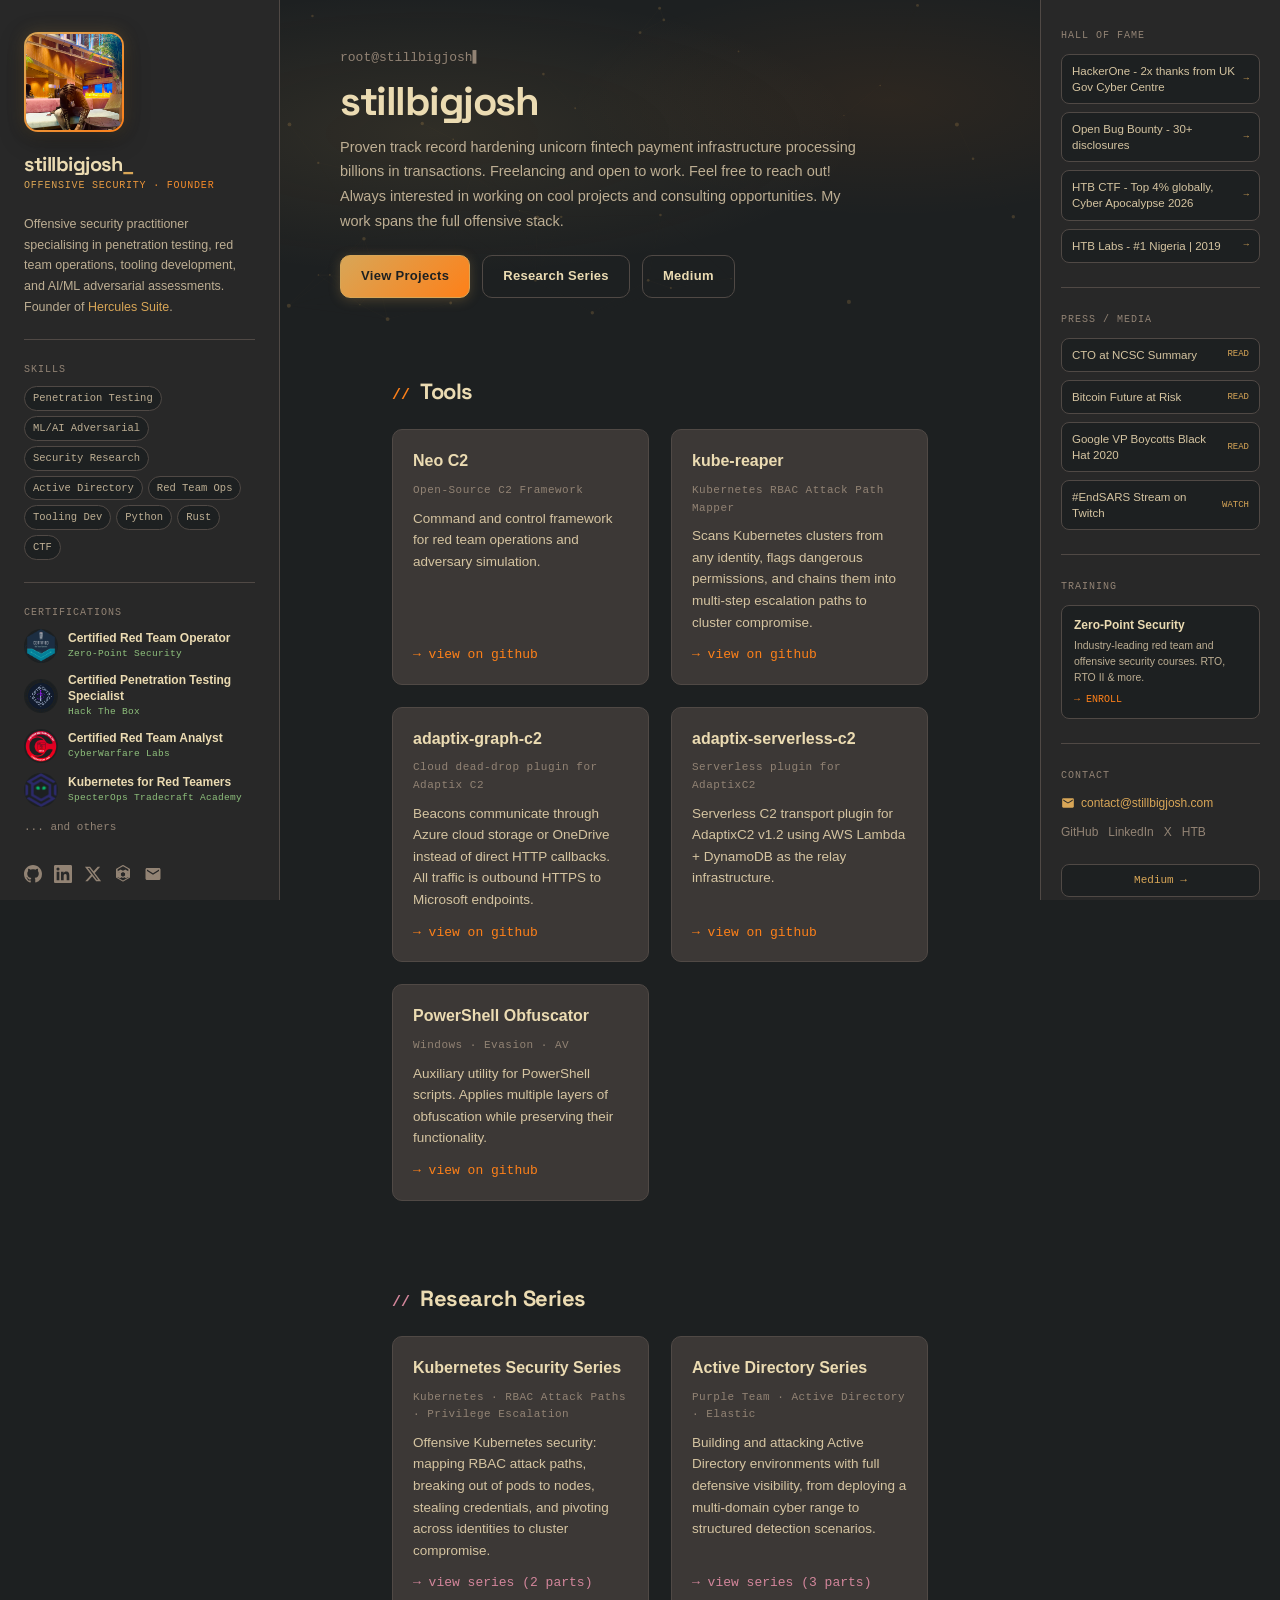
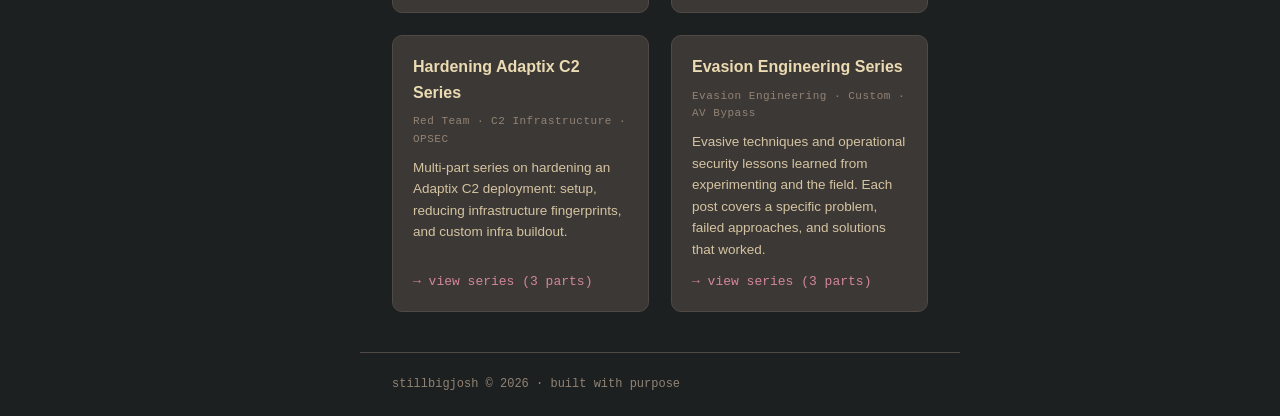
<file: index.html>
<!DOCTYPE html>
<html lang="en">
<head>
  <meta charset="UTF-8">
  <meta name="viewport" content="width=device-width, initial-scale=1.0">
  <meta name="description" content="stillbigjosh — Offensive Security Practitioner, Penetration Tester, Founder of Hercules Suite">
  <title>stillbigjosh</title>
  <link rel="icon" type="image/svg+xml" href="image/favicon.svg">
  <link rel="preconnect" href="https://fonts.googleapis.com">
  <link rel="preconnect" href="https://fonts.gstatic.com" crossorigin>
  <link href="https://fonts.googleapis.com/css2?family=Space+Grotesk:wght@400;500;600;700&display=swap" rel="stylesheet">
  <link rel="stylesheet" href="style.css">
</head>
<body>

  <button class="sb-toggle" id="sb-toggle" aria-label="Toggle sidebar">&#9776;</button>
  <button class="sr-toggle" id="sr-toggle" aria-label="Toggle right sidebar">&#9881;</button>
  <div class="sb-overlay" id="sb-overlay"></div>

  <div class="app-layout">

    <aside class="sidebar" id="sidebar">

      <div class="sb-photo">
        <img src="image/IMG_7853.jpg" alt="stillbigjosh">
      </div>

      <div>
        <p class="sb-name">stillbigjosh<span class="dot">_</span></p>
        <p class="sb-subtitle">OFFENSIVE SECURITY &middot; FOUNDER</p>
      </div>

      <p class="sb-bio">
        Offensive security practitioner specialising in penetration testing, red team operations, tooling development, and AI/ML adversarial assessments.
        Founder of <a href="https://herculessuite.io" target="_blank" rel="noopener noreferrer">Hercules Suite</a>.
      </p>

      <hr class="sb-divider">

      <div>
        <p class="sb-label">Skills</p>
        <div class="sb-tags">
          <span class="sb-tag">Penetration Testing</span>
          <span class="sb-tag">ML/AI Adversarial</span>
          <span class="sb-tag">Security Research</span>
          <span class="sb-tag">Active Directory</span>
          <span class="sb-tag">Red Team Ops</span>
          <span class="sb-tag">Tooling Dev</span>
          <span class="sb-tag">Python</span>
          <span class="sb-tag">Rust</span>
          <span class="sb-tag">CTF</span>
        </div>
      </div>

      <hr class="sb-divider">

      <div>
        <p class="sb-label">Certifications</p>
        <div class="sb-cert-list">
          <div class="sb-cert">
            <div class="sb-cert-badge"><img src="image/crto-badge.png" alt="CRTO"></div>
            <div>
              <p class="sb-cert-name">Certified Red Team Operator</p>
              <p class="sb-cert-issuer">Zero-Point Security</p>
            </div>
          </div>
          <div class="sb-cert">
            <div class="sb-cert-badge"><img src="image/cpts-badge.png" alt="CPTS"></div>
            <div>
              <p class="sb-cert-name">Certified Penetration Testing Specialist</p>
              <p class="sb-cert-issuer">Hack The Box</p>
            </div>
          </div>
          <div class="sb-cert">
            <div class="sb-cert-badge"><img src="image/crta-badge.png" alt="CRTA"></div>
            <div>
              <p class="sb-cert-name">Certified Red Team Analyst</p>
              <p class="sb-cert-issuer">CyberWarfare Labs</p>
            </div>
          </div>
          <div class="sb-cert">
            <div class="sb-cert-badge"><img src="image/krt-badge.png" alt="KRT"></div>
            <div>
              <p class="sb-cert-name">Kubernetes for Red Teamers</p>
              <p class="sb-cert-issuer">SpecterOps Tradecraft Academy</p>
            </div>
          </div>
          <p class="sb-cert-more">... and others</p>
        </div>
      </div>

      <div class="sb-social">
        <a href="https://github.com/stillbigjosh" target="_blank" rel="noopener" aria-label="GitHub"><svg width="18" height="18" viewBox="0 0 24 24" fill="currentColor"><path d="M12 0C5.37 0 0 5.37 0 12c0 5.31 3.435 9.795 8.205 11.385.6.105.825-.255.825-.57 0-.285-.015-1.23-.015-2.235-3.015.555-3.795-.735-4.035-1.41-.135-.345-.72-1.41-1.23-1.695-.42-.225-1.02-.78-.015-.795.945-.015 1.62.87 1.845 1.23 1.08 1.815 2.805 1.305 3.495.99.105-.78.42-1.305.765-1.605-2.67-.3-5.46-1.335-5.46-5.925 0-1.305.465-2.385 1.23-3.225-.12-.3-.54-1.53.12-3.18 0 0 1.005-.315 3.3 1.23.96-.27 1.98-.405 3-.405s2.04.135 3 .405c2.295-1.56 3.3-1.23 3.3-1.23.66 1.65.24 2.88.12 3.18.765.84 1.23 1.905 1.23 3.225 0 4.605-2.805 5.625-5.475 5.925.435.375.81 1.095.81 2.22 0 1.605-.015 2.895-.015 3.3 0 .315.225.69.825.57A12.02 12.02 0 0024 12c0-6.63-5.37-12-12-12z"/></svg></a>
        <a href="https://www.linkedin.com/in/stillbigjosh/" target="_blank" rel="noopener" aria-label="LinkedIn"><svg width="18" height="18" viewBox="0 0 24 24" fill="currentColor"><path d="M20.447 20.452h-3.554v-5.569c0-1.328-.027-3.037-1.852-3.037-1.853 0-2.136 1.445-2.136 2.939v5.667H9.351V9h3.414v1.561h.046c.477-.9 1.637-1.85 3.37-1.85 3.601 0 4.267 2.37 4.267 5.455v6.286zM5.337 7.433a2.062 2.062 0 01-2.063-2.065 2.064 2.064 0 112.063 2.065zm1.782 13.019H3.555V9h3.564v11.452zM22.225 0H1.771C.792 0 0 .774 0 1.729v20.542C0 23.227.792 24 1.771 24h20.451C23.2 24 24 23.227 24 22.271V1.729C24 .774 23.2 0 22.222 0h.003z"/></svg></a>
        <a href="https://x.com/stillbigjosh" target="_blank" rel="noopener" aria-label="X"><svg width="18" height="18" viewBox="0 0 24 24" fill="currentColor"><path d="M18.244 2.25h3.308l-7.227 8.26 8.502 11.24H16.17l-5.214-6.817L4.99 21.75H1.68l7.73-8.835L1.254 2.25H8.08l4.713 6.231zm-1.161 17.52h1.833L7.084 4.126H5.117z"/></svg></a>
        <a href="https://app.hackthebox.com/users/84052" target="_blank" rel="noopener" aria-label="Hack The Box"><svg width="18" height="18" viewBox="0 0 24 24" fill="currentColor"><path d="M11.996 0a.841.841 0 0 0-.422.113L3.064 5.063a.846.846 0 0 0-.422.731v10.412c0 .3.161.578.422.731l8.51 4.95a.841.841 0 0 0 .844 0l8.51-4.95a.846.846 0 0 0 .422-.731V5.794a.846.846 0 0 0-.422-.731L12.418.113A.841.841 0 0 0 11.996 0zm0 1.684l7.129 4.147v2.457l-3.553-2.07a.841.841 0 0 0-.844 0L11.996 7.8 9.264 6.218a.841.841 0 0 0-.844 0L4.867 8.288V5.831l7.129-4.147zm0 7.594l2.732 1.59v3.18l-2.732 1.59-2.732-1.59v-3.18l2.732-1.59zm-3.975 0l-3.154 1.837v3.673l3.154 1.837V13.34a.846.846 0 0 0-.422-.731l-2.732-1.59 2.732-1.59.422-.245v.094zm7.95 0l.422.245 2.732 1.59-2.732 1.59a.846.846 0 0 0-.422.731v3.285l3.154-1.837v-3.673l-3.154-1.837v-.094zM4.867 15.919l3.154 1.837 2.732-1.59v.094a.846.846 0 0 0 .422.731l.821.478v3.18l-7.129-4.147v-.583zm14.258 0v.583l-7.129 4.147v-3.18l.821-.478a.846.846 0 0 0 .422-.731v-.094l2.732 1.59 3.154-1.837z"/></svg></a>
        <a href="mailto:contact@stillbigjosh.com" aria-label="Email"><svg width="18" height="18" viewBox="0 0 24 24" fill="currentColor"><path d="M20 4H4c-1.1 0-2 .9-2 2v12c0 1.1.9 2 2 2h16c1.1 0 2-.9 2-2V6c0-1.1-.9-2-2-2zm0 4l-8 5-8-5V6l8 5 8-5v2z"/></svg></a>
      </div>

    </aside>

    <main class="main">

      <div class="hero-banner">
        <canvas id="hero-particles"></canvas>
        <div class="hero-banner-inner">
          <p class="hero-prompt" id="hero-prompt"></p>
          <h1 class="hero-name">stillbigjosh</h1>
          <p class="hero-tagline">
            Proven track record hardening unicorn fintech payment infrastructure processing billions in transactions.
            Freelancing and open to work. Feel free to reach out! Always interested in working on cool projects and consulting opportunities.
            My work spans the full offensive stack.
          </p>
          <div class="hero-cta">
            <a href="#tools" class="btn-primary">View Projects</a>
            <a href="#research" class="btn-outline">Research Series</a>
            <a href="https://stillbigjosh.medium.com" target="_blank" rel="noopener" class="btn-outline">Medium</a>
          </div>
        </div>
      </div>

      <div class="main-inner">
      <section class="section" id="tools">
        <div class="section-head reveal">
          <span class="section-hash">//</span>
          <h2 class="section-title">Tools</h2>
        </div>
        <div class="grid-2">
          <a href="https://github.com/stillbigjosh/Neo" target="_blank" rel="noopener" class="card project-card reveal reveal-delay-1">
            <p class="project-name">Neo C2</p>
            <p class="project-type">Open-Source C2 Framework</p>
            <p class="project-desc">Command and control framework for red team operations and adversary simulation.</p>
            <span class="project-link">&rarr; view on github</span>
          </a>
          <a href="https://github.com/stillbigjosh/kube-reaper" target="_blank" rel="noopener" class="card project-card reveal reveal-delay-2">
            <p class="project-name">kube-reaper</p>
            <p class="project-type">Kubernetes RBAC Attack Path Mapper</p>
            <p class="project-desc">Scans Kubernetes clusters from any identity, flags dangerous permissions, and chains them into multi-step escalation paths to cluster compromise.</p>
            <span class="project-link">&rarr; view on github</span>
          </a>
          <a href="https://github.com/stillbigjosh/adaptix-graph-c2" target="_blank" rel="noopener" class="card project-card reveal reveal-delay-1">
            <p class="project-name">adaptix-graph-c2</p>
            <p class="project-type">Cloud dead-drop plugin for Adaptix C2</p>
            <p class="project-desc">Beacons communicate through Azure cloud storage or OneDrive instead of direct HTTP callbacks. All traffic is outbound HTTPS to Microsoft endpoints.</p>
            <span class="project-link">&rarr; view on github</span>
          </a>
          <a href="https://github.com/stillbigjosh/adaptix-serverless-c2" target="_blank" rel="noopener" class="card project-card reveal reveal-delay-2">
            <p class="project-name">adaptix-serverless-c2</p>
            <p class="project-type">Serverless plugin for AdaptixC2</p>
            <p class="project-desc">Serverless C2 transport plugin for AdaptixC2 v1.2 using AWS Lambda + DynamoDB as the relay infrastructure.</p>
            <span class="project-link">&rarr; view on github</span>
          </a>
          <a href="https://github.com/stillbigjosh/powershell_obfuscator" target="_blank" rel="noopener" class="card project-card reveal reveal-delay-1">
            <p class="project-name">PowerShell Obfuscator</p>
            <p class="project-type">Windows &middot; Evasion &middot; AV</p>
            <p class="project-desc">Auxiliary utility for PowerShell scripts. Applies multiple layers of obfuscation while preserving their functionality.</p>
            <span class="project-link">&rarr; view on github</span>
          </a>
        </div>
      </section>

      <section class="section" id="research">
        <div class="section-head reveal">
          <span class="section-hash">//</span>
          <h2 class="section-title">Research Series</h2>
        </div>
        <div class="grid-2">
          <a href="series.html?series=kubernetes" class="card project-card reveal reveal-delay-1">
            <p class="project-name">Kubernetes Security Series</p>
            <p class="project-type">Kubernetes &middot; RBAC Attack Paths &middot; Privilege Escalation</p>
            <p class="project-desc">Offensive Kubernetes security: mapping RBAC attack paths, breaking out of pods to nodes, stealing credentials, and pivoting across identities to cluster compromise.</p>
            <span class="project-link">&rarr; view series (2 parts)</span>
          </a>
          <a href="series.html?series=ad" class="card project-card reveal reveal-delay-2">
            <p class="project-name">Active Directory Series</p>
            <p class="project-type">Purple Team &middot; Active Directory &middot; Elastic</p>
            <p class="project-desc">Building and attacking Active Directory environments with full defensive visibility, from deploying a multi-domain cyber range to structured detection scenarios.</p>
            <span class="project-link">&rarr; view series (3 parts)</span>
          </a>
          <a href="series.html?series=adaptix" class="card project-card reveal reveal-delay-1">
            <p class="project-name">Hardening Adaptix C2 Series</p>
            <p class="project-type">Red Team &middot; C2 Infrastructure &middot; OPSEC</p>
            <p class="project-desc">Multi-part series on hardening an Adaptix C2 deployment: setup, reducing infrastructure fingerprints, and custom infra buildout.</p>
            <span class="project-link">&rarr; view series (3 parts)</span>
          </a>
          <a href="series.html?series=evasion-engineering" class="card project-card reveal reveal-delay-2">
            <p class="project-name">Evasion Engineering Series</p>
            <p class="project-type">Evasion Engineering &middot; Custom &middot; AV Bypass</p>
            <p class="project-desc">Evasive techniques and operational security lessons learned from experimenting and the field. Each post covers a specific problem, failed approaches, and solutions that worked.</p>
            <span class="project-link">&rarr; view series (3 parts)</span>
          </a>
        </div>
      </section>

      <footer class="footer">
        stillbigjosh &copy; 2026 &middot; built with purpose
      </footer>

      </div>
    </main>

    <aside class="sidebar-right" id="sidebar-right">

      <div class="sr-section">
        <p class="sr-label">Hall of Fame</p>
        <a href="https://hackerone.com/stillbigjosh/badges?type=user" target="_blank" rel="noopener" class="sr-item">
          <span class="sr-item-text">HackerOne - 2x thanks from UK Gov Cyber Centre</span>
          <span class="sr-item-action">&rarr;</span>
        </a>
        <a href="https://www.openbugbounty.org/researchers/0xSkywalker/" target="_blank" rel="noopener" class="sr-item">
          <span class="sr-item-text">Open Bug Bounty - 30+ disclosures</span>
          <span class="sr-item-action">&rarr;</span>
        </a>
        <a href="https://ctf.hackthebox.com/user/profile/946643" target="_blank" rel="noopener" class="sr-item">
          <span class="sr-item-text">HTB CTF - Top 4% globally, Cyber Apocalypse 2026</span>
          <span class="sr-item-action">&rarr;</span>
        </a>
        <a href="https://app.hackthebox.com/users/84052" target="_blank" rel="noopener" class="sr-item">
          <span class="sr-item-text">HTB Labs - #1 Nigeria | 2019</span>
          <span class="sr-item-action">&rarr;</span>
        </a>
      </div>

      <hr class="sr-divider">

      <div class="sr-section">
        <p class="sr-label">Press / Media</p>
        <a href="https://ctoatncsc.substack.com/p/cto-at-ncsc-summary-week-ending-december-e1e" target="_blank" rel="noopener" class="sr-item">
          <span class="sr-item-text">CTO at NCSC Summary</span>
          <span class="sr-item-action">READ</span>
        </a>
        <a href="https://coinstats.app/news/72d4c7955fe79ab8922c9affa859ca8536bd545f86e760a5b1b8f5eb8a728860_Bitcoin-Future-at-Risk-Experts-Discuss-the-Biggest-Threats-Over-the-Next-510-Years/" target="_blank" rel="noopener" class="sr-item">
          <span class="sr-item-text">Bitcoin Future at Risk</span>
          <span class="sr-item-action">READ</span>
        </a>
        <a href="https://hackread.com/google-vp-boycotts-black-hat-2020-over-name/" target="_blank" rel="noopener" class="sr-item">
          <span class="sr-item-text">Google VP Boycotts Black Hat 2020</span>
          <span class="sr-item-action">READ</span>
        </a>
        <a href="https://www.twitch.tv/videos/776695446?tt_content=vod&tt_medium=mobile_web_share" target="_blank" rel="noopener" class="sr-item">
          <span class="sr-item-text">#EndSARS Stream on Twitch</span>
          <span class="sr-item-action">WATCH</span>
        </a>
      </div>

      <hr class="sr-divider">

      <div class="sr-section">
        <p class="sr-label">Training</p>
        <a href="https://www.zeropointsecurity.co.uk/link/wh9RPJ" target="_blank" rel="noopener" class="sr-training">
          <p class="sr-training-name">Zero-Point Security</p>
          <p class="sr-training-desc">Industry-leading red team and offensive security courses. RTO, RTO II &amp; more.</p>
          <span class="sr-training-action">&rarr; ENROLL</span>
        </a>
      </div>

      <hr class="sr-divider">

      <div class="sr-section">
        <p class="sr-label">Contact</p>
        <div class="sr-contact-row">
          <a href="mailto:contact@stillbigjosh.com" class="sr-contact-email">
            <svg width="14" height="14" viewBox="0 0 24 24" fill="currentColor"><path d="M20 4H4c-1.1 0-2 .9-2 2v12c0 1.1.9 2 2 2h16c1.1 0 2-.9 2-2V6c0-1.1-.9-2-2-2zm0 4l-8 5-8-5V6l8 5 8-5v2z"/></svg>
            contact@stillbigjosh.com
          </a>
          <div class="sr-contact-social">
            <a href="https://github.com/stillbigjosh" target="_blank" rel="noopener">GitHub</a>
            <a href="https://www.linkedin.com/in/stillbigjosh/" target="_blank" rel="noopener">LinkedIn</a>
            <a href="https://x.com/stillbigjosh" target="_blank" rel="noopener">X</a>
            <a href="https://app.hackthebox.com/users/84052" target="_blank" rel="noopener">HTB</a>
          </div>
        </div>
      </div>

      <div class="sr-section" style="margin-top:auto;">
        <a href="https://stillbigjosh.medium.com" target="_blank" rel="noopener" class="sr-item" style="justify-content:center;">
          <span class="sr-item-text" style="text-align:center;color:var(--accent);font-family:var(--mono);font-size:11px;">Medium &rarr;</span>
        </a>
      </div>

    </aside>

  </div>

  <script>
    // Typing animation
    (function () {
      const el = document.getElementById('hero-prompt');
      const text = 'root@stillbigjosh:~$ ./whoami';
      let i = 0;
      function type() {
        if (i <= text.length) {
          el.textContent = text.slice(0, i) + (i < text.length ? '▌' : '');
          i++;
          setTimeout(type, i === text.length ? 0 : 60);
        }
      }
      setTimeout(type, 400);
    })();

    // Scroll reveal
    (function () {
      const reveals = document.querySelectorAll('.reveal');
      const ro = new IntersectionObserver(
        (entries) => {
          entries.forEach((e) => {
            if (e.isIntersecting) {
              e.target.classList.add('visible');
              ro.unobserve(e.target);
            }
          });
        },
        { threshold: 0.12, rootMargin: '0px 0px -40px 0px' }
      );
      reveals.forEach((el) => ro.observe(el));
    })();

    // Particle canvas
    (function () {
      const canvas = document.getElementById('hero-particles');
      if (!canvas) return;
      const ctx = canvas.getContext('2d');
      let w, h, particles;
      const COUNT = 40;
      const MAX_DIST = 110;
      function resize() {
        const wrap = canvas.parentElement;
        w = canvas.width = wrap.offsetWidth;
        h = canvas.height = wrap.offsetHeight;
      }
      function init() {
        resize();
        particles = [];
        for (let i = 0; i < COUNT; i++) {
          particles.push({
            x: Math.random() * w, y: Math.random() * h,
            vx: (Math.random() - 0.5) * 0.35, vy: (Math.random() - 0.5) * 0.35,
            r: Math.random() * 1.6 + 0.5
          });
        }
      }
      function draw() {
        ctx.clearRect(0, 0, w, h);
        for (let i = 0; i < COUNT; i++) {
          const p = particles[i];
          p.x += p.vx; p.y += p.vy;
          if (p.x < 0) p.x = w; if (p.x > w) p.x = 0;
          if (p.y < 0) p.y = h; if (p.y > h) p.y = 0;
          ctx.beginPath(); ctx.arc(p.x, p.y, p.r, 0, Math.PI * 2);
          ctx.fillStyle = 'rgba(216, 166, 87, 0.5)'; ctx.fill();
          for (let j = i + 1; j < COUNT; j++) {
            const q = particles[j];
            const dx = p.x - q.x, dy = p.y - q.y;
            const dist = Math.sqrt(dx * dx + dy * dy);
            if (dist < MAX_DIST) {
              ctx.beginPath(); ctx.moveTo(p.x, p.y); ctx.lineTo(q.x, q.y);
              ctx.strokeStyle = 'rgba(216, 166, 87, ' + (0.15 * (1 - dist / MAX_DIST)) + ')';
              ctx.lineWidth = 0.5; ctx.stroke();
            }
          }
        }
        requestAnimationFrame(draw);
      }
      init(); draw();
      window.addEventListener('resize', resize);
    })();

    // Mobile sidebar toggle
    (function () {
      const toggle = document.getElementById('sb-toggle');
      const srToggle = document.getElementById('sr-toggle');
      const sidebar = document.getElementById('sidebar');
      const sidebarRight = document.getElementById('sidebar-right');
      const overlay = document.getElementById('sb-overlay');
      function closeAll() {
        sidebar.classList.remove('open');
        sidebarRight.classList.remove('open');
        overlay.classList.remove('open');
      }
      toggle.addEventListener('click', function () {
        if (sidebar.classList.contains('open')) { closeAll(); }
        else { closeAll(); sidebar.classList.add('open'); overlay.classList.add('open'); }
      });
      srToggle.addEventListener('click', function () {
        if (sidebarRight.classList.contains('open')) { closeAll(); }
        else { closeAll(); sidebarRight.classList.add('open'); overlay.classList.add('open'); }
      });
      overlay.addEventListener('click', closeAll);
    })();
  </script>

</body>
</html>
</file>
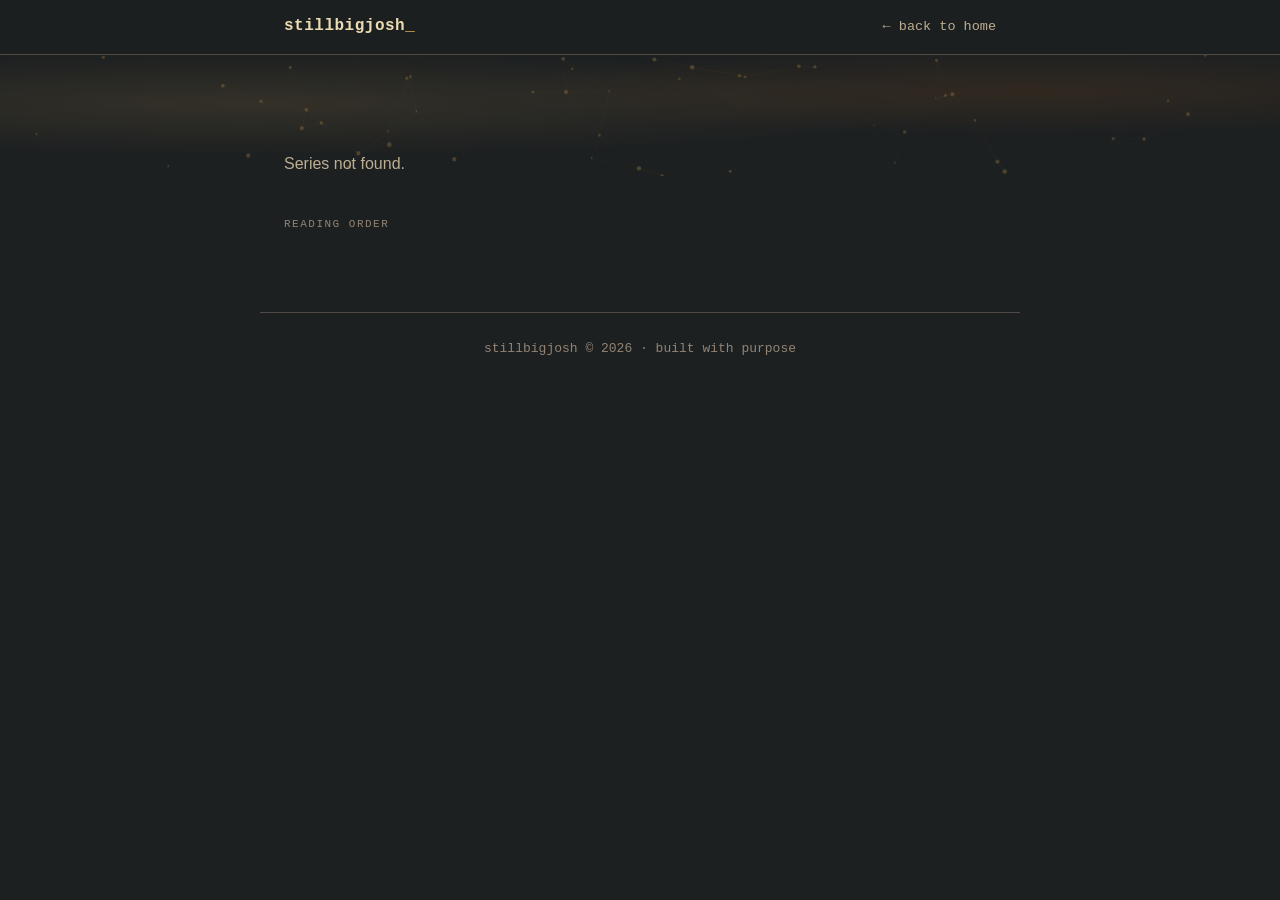
<file: series.html>
<!DOCTYPE html>
<html lang="en">
<head>
<meta charset="UTF-8">
<meta name="viewport" content="width=device-width, initial-scale=1.0">
<meta name="description" content="stillbigjosh writeup series">
<meta property="og:type" content="article">
<meta property="og:site_name" content="stillbigjosh">
<meta property="og:title" content="Series - stillbigjosh">
<meta property="og:description" content="">
<meta property="og:url" content="">
<meta name="twitter:card" content="summary">
<meta name="twitter:title" content="Series - stillbigjosh">
<meta name="twitter:description" content="">
<title>Series - stillbigjosh</title>
<link rel="icon" type="image/svg+xml" href="image/favicon.svg">
<link rel="preconnect" href="https://fonts.googleapis.com">
<link rel="preconnect" href="https://fonts.gstatic.com" crossorigin>
<link href="https://fonts.googleapis.com/css2?family=Space+Grotesk:wght@400;500;600;700&display=swap" rel="stylesheet">
<style>
  *, *::before, *::after { box-sizing: border-box; margin: 0; padding: 0; }

  :root {
    --bg:        #1d2021;
    --bg-alt:    #282828;
    --card:      #3c3836;
    --card-hover:#45403f;
    --heading:   #ebdbb2;
    --text:      #d5c4a1;
    --muted:     #bdae93;
    --dim:       #928374;
    --border:    #504945;
    --accent:    #d8a657;
    --accent-h:  #e0b974;
    --yellow:    #fabd2f;
    --orange:    #fe8019;
    --red:       #fb4934;
    --teal:      #8ec07c;
    --purple:    #d3869b;
    --blue:      #83a598;
    --radius:    10px;

    --glow-accent: rgba(216, 166, 87, 0.25);

    --display: 'Space Grotesk', -apple-system, BlinkMacSystemFont, 'Segoe UI',
               Roboto, sans-serif;
    --sans: -apple-system, BlinkMacSystemFont, 'Segoe UI', Roboto, Oxygen,
            Ubuntu, Cantarell, 'Open Sans', 'Helvetica Neue', sans-serif;
    --mono: 'SFMono-Regular', 'JetBrains Mono', Menlo, Consolas,
            'Courier New', monospace;

    --main-width: 760px;
  }

  html {
    scroll-behavior: smooth;
    font-family: var(--sans);
    background: var(--bg);
    color: var(--text);
    font-size: 16px;
    -webkit-font-smoothing: antialiased;
    text-rendering: optimizeLegibility;
  }

  body { min-height: 100vh; line-height: 1.6; overflow-x: hidden; }

  a { color: var(--accent); text-decoration: none; transition: color 0.2s; }
  a:hover { color: var(--accent-h); }

  ::selection { background: var(--accent); color: var(--bg); }

  /* ── Navigation ──────────────────────────────────────────────── */
  .nav {
    position: sticky;
    top: 0;
    z-index: 100;
    background: rgba(29, 32, 33, 0.86);
    backdrop-filter: blur(8px);
    -webkit-backdrop-filter: blur(8px);
    border-bottom: 1px solid var(--border);
  }
  .nav-inner {
    max-width: var(--main-width);
    margin: 0 auto;
    padding: 14px 24px;
    display: flex;
    justify-content: space-between;
    align-items: center;
    gap: 16px;
  }
  .nav-logo {
    color: var(--heading);
    font-weight: 700;
    letter-spacing: 0.5px;
    font-size: 16px;
    font-family: var(--mono);
  }
  .nav-logo .dot { color: var(--accent); }
  .nav-back {
    color: var(--muted);
    font-size: 13.5px;
    font-family: var(--mono);
    display: flex;
    align-items: center;
    gap: 6px;
  }
  .nav-back:hover { color: var(--accent); }

  /* ── Hero wrap (particle canvas) ─────────────────────────────── */
  .hero-wrap {
    position: relative;
    overflow: hidden;
  }
  .hero-wrap::before {
    content: '';
    position: absolute;
    inset: 0;
    background:
      radial-gradient(ellipse 80% 60% at 20% 40%, rgba(216,166,87,0.12) 0%, transparent 70%),
      radial-gradient(ellipse 60% 50% at 80% 30%, rgba(254,128,25,0.09) 0%, transparent 70%);
    pointer-events: none;
  }
  .hero-wrap canvas {
    position: absolute;
    inset: 0;
    width: 100%;
    height: 100%;
    pointer-events: none;
    opacity: 0.5;
  }

  /* ── Hero ─────────────────────────────────────────────────────── */
  .series-hero {
    position: relative;
    max-width: var(--main-width);
    margin: 0 auto;
    padding: 56px 24px 0;
  }
  .series-kicker {
    background: linear-gradient(90deg, var(--accent), var(--orange), var(--accent));
    background-size: 200% auto;
    -webkit-background-clip: text;
    -webkit-text-fill-color: transparent;
    background-clip: text;
    animation: shimmer 4s ease-in-out infinite;
    font-family: var(--mono);
    font-size: 12.5px;
    letter-spacing: 1.5px;
    text-transform: uppercase;
    margin-bottom: 16px;
  }
  @keyframes shimmer {
    0%, 100% { background-position: 0% center; }
    50% { background-position: 200% center; }
  }
  .series-title {
    color: var(--heading);
    font-family: var(--display);
    font-size: 34px;
    font-weight: 800;
    letter-spacing: -0.8px;
    line-height: 1.18;
  }
  .series-desc {
    color: var(--muted);
    font-size: 16px;
    line-height: 1.75;
    margin-top: 18px;
    max-width: 620px;
  }
  .series-meta {
    display: flex;
    flex-wrap: wrap;
    gap: 14px;
    margin-top: 16px;
    color: var(--dim);
    font-family: var(--mono);
    font-size: 12.5px;
  }

  /* ── Parts list ──────────────────────────────────────────────── */
  .parts {
    max-width: var(--main-width);
    margin: 0 auto;
    padding: 40px 24px 60px;
  }
  .parts-label {
    color: var(--dim);
    font-family: var(--mono);
    font-size: 11px;
    letter-spacing: 1.5px;
    text-transform: uppercase;
    margin-bottom: 18px;
  }
  .parts-list {
    display: flex;
    flex-direction: column;
    gap: 14px;
  }

  .part-card {
    display: grid;
    grid-template-columns: 48px 1fr;
    gap: 18px;
    align-items: start;
    background: var(--card);
    border: 1px solid var(--border);
    border-radius: var(--radius);
    padding: 22px 24px;
    transition: transform 0.25s cubic-bezier(0.22, 1, 0.36, 1),
                border-color 0.25s ease,
                box-shadow 0.25s ease,
                background 0.25s ease;
  }
  a.part-card:hover {
    border-color: var(--accent);
    background: var(--card-hover);
    transform: translateY(-2px);
    box-shadow: 0 8px 32px rgba(0,0,0,0.3),
                0 0 0 1px var(--accent),
                0 0 20px var(--glow-accent);
  }

  .part-num {
    color: var(--accent);
    font-family: var(--display);
    font-size: 28px;
    font-weight: 700;
    line-height: 1;
    padding-top: 2px;
  }
  .part-body {}
  .part-title {
    color: var(--heading);
    font-family: var(--display);
    font-size: 17px;
    font-weight: 700;
    line-height: 1.3;
  }
  .part-kicker {
    color: var(--dim);
    font-family: var(--mono);
    font-size: 11px;
    letter-spacing: 0.5px;
    margin-top: 4px;
  }
  .part-desc {
    color: var(--text);
    font-size: 14.5px;
    line-height: 1.7;
    margin-top: 8px;
  }
  .part-action {
    color: var(--accent);
    font-size: 13px;
    font-family: var(--mono);
    margin-top: 10px;
    display: inline-block;
  }
  a.part-card:hover .part-action { color: var(--accent-h); }

  /* ── Share bar ───────────────────────────────────────────────── */
  .share-bar {
    display: flex;
    align-items: center;
    flex-wrap: wrap;
    gap: 10px;
    margin-top: 22px;
  }
  .share-label {
    color: var(--dim);
    font-family: var(--mono);
    font-size: 11px;
    letter-spacing: 1px;
    text-transform: uppercase;
    margin-right: 4px;
  }
  .share-btn {
    display: inline-flex;
    align-items: center;
    gap: 6px;
    padding: 6px 14px;
    font-family: var(--mono);
    font-size: 12px;
    color: var(--muted);
    background: var(--card);
    border: 1px solid var(--border);
    border-radius: 6px;
    cursor: pointer;
    transition: all 0.15s ease;
    text-decoration: none;
  }
  .share-btn:hover {
    color: var(--accent);
    border-color: var(--accent);
    background: var(--card-hover);
  }
  .share-btn svg {
    width: 14px;
    height: 14px;
    fill: currentColor;
    flex-shrink: 0;
  }
  .share-btn.copied {
    color: var(--accent);
    border-color: var(--accent);
  }

  /* ── Footer ──────────────────────────────────────────────────── */
  .footer {
    border-top: 1px solid var(--border);
    padding: 26px 24px;
    text-align: center;
    color: var(--dim);
    font-size: 13px;
    font-family: var(--mono);
    max-width: var(--main-width);
    margin: 0 auto;
  }

  /* ── Scroll reveal ──────────────────────────────────────────── */
  .reveal {
    opacity: 0;
    transform: translateY(28px);
    transition: opacity 0.6s cubic-bezier(0.22, 1, 0.36, 1),
                transform 0.6s cubic-bezier(0.22, 1, 0.36, 1);
  }
  .reveal.visible {
    opacity: 1;
    transform: translateY(0);
  }
  .reveal-delay-1 { transition-delay: 0.08s; }
  .reveal-delay-2 { transition-delay: 0.16s; }

  /* ── Responsive ──────────────────────────────────────────────── */
  @media (max-width: 640px) {
    .nav-inner { padding: 12px 16px; }
    .nav-back { font-size: 12.5px; }
    .series-hero { padding: 40px 16px 0; }
    .series-title { font-size: 26px; }
    .series-desc { font-size: 15px; margin-top: 14px; }
    .parts { padding: 32px 16px 48px; }
    .part-card { grid-template-columns: 32px 1fr; gap: 12px; padding: 18px 16px; }
    .part-num { font-size: 20px; }
    .part-title { font-size: 16px; }
    .part-desc { font-size: 14px; }
  }

  @media (max-width: 400px) {
    .series-title { font-size: 23px; }
    .nav-back span, .nav-back .back-text { display: none; }
    .share-btn { padding: 6px 11px; }
  }
</style>
</head>
<body>

  <nav class="nav">
    <div class="nav-inner">
      <a href="index.html" class="nav-logo">stillbigjosh<span class="dot">_</span></a>
      <a href="index.html" class="nav-back">&larr; back to home</a>
    </div>
  </nav>

  <div class="hero-wrap">
    <canvas id="hero-particles"></canvas>
    <header class="series-hero" id="hero"></header>
  </div>
  <section class="parts">
    <p class="parts-label">Reading Order</p>
    <div class="parts-list" id="parts-list"></div>
  </section>

  <footer class="footer">
    stillbigjosh &copy; 2026 &middot; built with purpose
  </footer>

  <script>
    var SERIES = {
      adaptix: {
        title: 'Hardening Adaptix C2',
        kicker: 'Red Team . C2 Infrastructure . OPSEC',
        desc: 'A multi-part series on hardening an Adaptix C2 deployment for red team operations. Covers initial setup, reducing infrastructure and agent fingerprints, and using custom infra buildout.',
        tags: 'Adaptix C2 . Red Team . OPSEC',
        parts: [
          {
            file: 'writeups/adaptix-setup.md',
            title: 'Adaptix C2 Setup',
            kicker: 'C2 Infrastructure . Lab Build',
            desc: 'Deploying an Adaptix C2 teamserver on Ludus for red team operations and adversary simulation exercises.'
          },
          {
            file: 'writeups/adaptix-hardening.md',
            title: 'Reducing Infrastructure and Agent Fingerprints',
            kicker: 'C2 Infrastructure . OPSEC . Red Team',
            desc: 'Replacing default signatures across the Adaptix C2 stack to reduce the fingerprint surface that threat intel and blue teams use to identify red team infrastructure.'
          },
          {
            file: 'writeups/adaptix-graph-c2.md',
            title: 'Cloud Dead-Drop with Azure Blob Storage',
            kicker: 'C2 Infrastructure . OPSEC . Azure',
            desc: 'Removing the direct link between beacon and server by routing all C2 traffic through Azure Blob Storage as a dead-drop relay. No public IP, no inbound ports, no infrastructure to fingerprint.'
          }
        ]
      },
      kubernetes: {
        title: 'Kubernetes Security',
        kicker: 'Kubernetes . RBAC Attack Paths . Privilege Escalation',
        desc: 'Offensive Kubernetes security: mapping RBAC attack paths, breaking out of pods to nodes, stealing credentials from the kubelet filesystem, and pivoting across identities to cluster compromise.',
        tags: 'Kubernetes . kube-reaper . RBAC . Pentesting',
        parts: [
          {
            file: 'writeups/kube-reaper-breakout.md',
            title: 'From Developer Pod to Cluster Admin using Kube-Reaper',
            kicker: 'Kubernetes . RBAC Attack Paths . Privilege Escalation',
            desc: 'Using kube-reaper to map RBAC attack paths in a Kubernetes cluster, then manually validating every finding: privileged pod breakout, credential theft, identity pivoting, and unconventional permission abuse.'
          },
          {
            file: 'writeups/kube-reaper-owasp.md',
            title: 'OWASP Kubernetes Top 10 Audit with Kube-Reaper',
            kicker: 'Kubernetes . OWASP Top 10 . RBAC Audit',
            desc: 'Using kube-reaper to detect OWASP Kubernetes Top 10 issues in a live cluster, then manually validating every finding: overly permissive RBAC, insecure workloads, missing policy enforcement, and secrets management failures.'
          }
        ]
      },
      'evasion-engineering': {
        title: 'Evasion Engineering',
        kicker: 'Evasion Engineering . Custom . Malware Development',
        desc: 'Evasive techniques and operational security lessons learned from experimenting and the field. Each post covers a specific problem, failed approaches, and solutions that worked.',
        tags: 'Evasion Engineering . C2 Development . AV Bypass',
        parts: [
          {
            file: 'writeups/loader-evasion.md',
            title: 'Loader Evasion: Let the OS Do the Dirty Work',
            kicker: 'Static Evasion . Custom . AV Bypass',
            desc: 'How I made a custom Beacon loader invisible to static analysis by removing all decryption code and delegating cryptographic operations to Windows itself. Four cipher implementations failed and one design change solved everything.'
          },
          {
            file: 'writeups/bof-vs-vm.md',
            title: 'BOF vs VM Script Execution: What Memory Scanners Actually See',
            kicker: 'Runtime Evasion . Memory Forensics',
            desc: 'BOFs and VM scripts both run post-exploitation tasks inside the agent process. They solve the same problem but leave different footprints in memory. This post breaks down what each execution model actually does at the memory level and which one survives inspection.'
          },
          {
            file: 'writeups/hazybeacon-emulation.md',
            title: 'Adversary Emulation of a state-backed APT (CL-STA-1020) with Serverless Functions',
            kicker: 'APT Emulation . Serverless Infrastructure . AWS Lambda',
            desc: 'Full adversary emulation of HazyBeacon (CL-STA-1020), a state-backed campaign running command-and-control on serverless cloud functions. Replicates the Trellix OneClik infection chain: ClickOnce delivery, in-memory shellcode execution, and Lambda + CloudFront relay. Every TTP grounded in published threat intelligence.'
          }
        ]
      },
      ad: {
        title: 'Active Directory',
        kicker: 'Purple Team . Active Directory . Elastic',
        desc: 'Building and attacking Active Directory environments with full defensive visibility. From deploying a multi-domain cyber range with Elastic stack monitoring to structured detection scenarios that map attacks to Elastic rules and KQL queries.',
        tags: 'Active Directory . Elastic . Purple Team',
        parts: [
          {
            file: 'writeups/goad-writeup.md',
            title: 'Active Directory Cyber-range with Elastic Stack',
            kicker: 'Homelab . Ludus v2 . Cyber Range',
            desc: 'Building an Active Directory attack lab layered with a full Elastic stack, built end-to-end on a Proxmox host.'
          },
          {
            file: 'writeups/detection-scenarios.md',
            title: 'Detection Scenarios for Active Directory',
            kicker: 'Purple Team . Elastic SIEM/EDR',
            desc: 'Structured detection practice: 8 attack scenarios mapped to Elastic prebuilt rules, KQL confirmation queries, opsec research questions, and custom rule building for detection gaps.'
          },
          {
            file: 'writeups/red-team-workflow.md',
            title: 'Red Team vs Pentest: AD Attack Workflow',
            kicker: 'Red Team . Adaptix C2 . Active Directory',
            desc: 'A side-by-side comparison of pentest and C2-based red team approaches to the same Active Directory attack chain. Each technique is mapped with the pentest command, the Adaptix C2 equivalent, the OPSEC difference, and what Elastic detects or misses.'
          }
        ]
      }
    };

    (function () {
      var params = new URLSearchParams(window.location.search);
      var seriesId = params.get('series');

      // Only allow known series IDs (keys of SERIES object)
      var series = seriesId && SERIES.hasOwnProperty(seriesId) ? SERIES[seriesId] : null;

      if (!series) {
        var errP = document.createElement('p');
        errP.style.cssText = 'color:var(--muted);margin-top:40px;';
        errP.textContent = 'Series not found.';
        document.getElementById('hero').appendChild(errP);
        return;
      }

      document.title = series.title + ' - stillbigjosh';
      document.querySelector('meta[name="description"]').setAttribute('content', series.desc);
      document.querySelector('meta[property="og:title"]').setAttribute('content', series.title + ' - stillbigjosh');
      document.querySelector('meta[property="og:description"]').setAttribute('content', series.desc);
      document.querySelector('meta[property="og:url"]').setAttribute('content', window.location.href);
      document.querySelector('meta[name="twitter:title"]').setAttribute('content', series.title + ' - stillbigjosh');
      document.querySelector('meta[name="twitter:description"]').setAttribute('content', series.desc);

      var hero = document.getElementById('hero');

      var kicker = document.createElement('p');
      kicker.className = 'series-kicker';
      kicker.textContent = series.kicker;
      hero.appendChild(kicker);

      var h1 = document.createElement('h1');
      h1.className = 'series-title';
      h1.textContent = series.title;
      hero.appendChild(h1);

      var descP = document.createElement('p');
      descP.className = 'series-desc';
      descP.textContent = series.desc;
      hero.appendChild(descP);

      var metaDiv = document.createElement('div');
      metaDiv.className = 'series-meta';
      var countSpan = document.createElement('span');
      countSpan.textContent = series.parts.length + ' parts';
      var sepSpan = document.createElement('span');
      sepSpan.style.color = 'var(--border)';
      sepSpan.innerHTML = '&middot;';
      var tagsSpan = document.createElement('span');
      tagsSpan.textContent = series.tags;
      metaDiv.appendChild(countSpan);
      metaDiv.appendChild(sepSpan);
      metaDiv.appendChild(tagsSpan);
      hero.appendChild(metaDiv);

      var shareBarDiv = document.createElement('div');
      shareBarDiv.className = 'share-bar';
      shareBarDiv.id = 'share-bar';
      hero.appendChild(shareBarDiv);

      var partsList = document.getElementById('parts-list');
      series.parts.forEach(function (part, i) {
        var a = document.createElement('a');
        a.href = 'writeup.html?file=' + encodeURIComponent(part.file);
        a.className = 'part-card reveal reveal-delay-' + ((i % 2) + 1);

        var numDiv = document.createElement('div');
        numDiv.className = 'part-num';
        numDiv.textContent = String(i + 1).padStart(2, '0');

        var bodyDiv = document.createElement('div');
        bodyDiv.className = 'part-body';

        var titleP = document.createElement('p');
        titleP.className = 'part-title';
        titleP.textContent = part.title;

        var kickerP = document.createElement('p');
        kickerP.className = 'part-kicker';
        kickerP.textContent = part.kicker;

        var descP = document.createElement('p');
        descP.className = 'part-desc';
        descP.textContent = part.desc;

        var actionSpan = document.createElement('span');
        actionSpan.className = 'part-action';
        actionSpan.innerHTML = '&rarr; read';

        bodyDiv.appendChild(titleP);
        bodyDiv.appendChild(kickerP);
        bodyDiv.appendChild(descP);
        bodyDiv.appendChild(actionSpan);
        a.appendChild(numDiv);
        a.appendChild(bodyDiv);
        partsList.appendChild(a);
      });

      // Share bar
      var pageUrl = window.location.href;
      var pageTitle = series.title + ' - stillbigjosh';
      var encodedUrl = encodeURIComponent(pageUrl);
      var xIcon = '<svg viewBox="0 0 24 24"><path d="M18.244 2.25h3.308l-7.227 8.26 8.502 11.24H16.17l-5.214-6.817L4.99 21.75H1.68l7.73-8.835L1.254 2.25H8.08l4.713 6.231zm-1.161 17.52h1.833L7.084 4.126H5.117z"/></svg>';
      var linkedInIcon = '<svg viewBox="0 0 24 24"><path d="M20.447 20.452h-3.554v-5.569c0-1.328-.027-3.037-1.852-3.037-1.853 0-2.136 1.445-2.136 2.939v5.667H9.351V9h3.414v1.561h.046c.477-.9 1.637-1.85 3.37-1.85 3.601 0 4.267 2.37 4.267 5.455v6.286zM5.337 7.433a2.062 2.062 0 01-2.063-2.065 2.064 2.064 0 112.063 2.065zm1.782 13.019H3.555V9h3.564v11.452zM22.225 0H1.771C.792 0 0 .774 0 1.729v20.542C0 23.227.792 24 1.771 24h20.451C23.2 24 24 23.227 24 22.271V1.729C24 .774 23.2 0 22.222 0h.003z"/></svg>';
      var copyIcon = '<svg viewBox="0 0 24 24"><path d="M16 1H4c-1.1 0-2 .9-2 2v14h2V3h12V1zm3 4H8c-1.1 0-2 .9-2 2v14c0 1.1.9 2 2 2h11c1.1 0 2-.9 2-2V7c0-1.1-.9-2-2-2zm0 16H8V7h11v14z"/></svg>';

      var shareBar = document.getElementById('share-bar');
      shareBar.innerHTML =
        '<span class="share-label">Share</span>' +
        '<a class="share-btn" href="https://x.com/intent/tweet?url=' + encodedUrl + '&text=' + encodeURIComponent(pageTitle) + '" target="_blank" rel="noopener">' + xIcon + 'X</a>' +
        '<a class="share-btn" href="https://www.linkedin.com/sharing/share-offsite/?url=' + encodedUrl + '" target="_blank" rel="noopener">' + linkedInIcon + 'LinkedIn</a>' +
        '<button class="share-btn copy-url-btn" type="button">' + copyIcon + 'Copy URL</button>';

      shareBar.querySelector('.copy-url-btn').addEventListener('click', function () {
        var btn = this;
        navigator.clipboard.writeText(pageUrl).then(function () {
          btn.classList.add('copied');
          btn.innerHTML = copyIcon + 'Copied';
          setTimeout(function () {
            btn.classList.remove('copied');
            btn.innerHTML = copyIcon + 'Copy URL';
          }, 2000);
        });
      });

    })();

    (function () {
      document.querySelectorAll('.reveal').forEach(function (el) { el.classList.add('visible'); });
    })();

    (function () {
      var canvas = document.getElementById('hero-particles');
      if (!canvas) return;
      var ctx = canvas.getContext('2d');
      var w, h, particles;
      var COUNT = 50, MAX_DIST = 120;
      function resize() { var wrap = canvas.parentElement; w = canvas.width = wrap.offsetWidth; h = canvas.height = wrap.offsetHeight; }
      function init() { resize(); particles = []; for (var i = 0; i < COUNT; i++) particles.push({ x: Math.random()*w, y: Math.random()*h, vx: (Math.random()-0.5)*0.4, vy: (Math.random()-0.5)*0.4, r: Math.random()*1.8+0.6 }); }
      function draw() {
        ctx.clearRect(0,0,w,h);
        for (var i = 0; i < COUNT; i++) {
          var p = particles[i]; p.x += p.vx; p.y += p.vy;
          if (p.x<0) p.x=w; if (p.x>w) p.x=0; if (p.y<0) p.y=h; if (p.y>h) p.y=0;
          ctx.beginPath(); ctx.arc(p.x,p.y,p.r,0,Math.PI*2); ctx.fillStyle='rgba(216,166,87,0.5)'; ctx.fill();
          for (var j = i+1; j < COUNT; j++) { var q = particles[j], dx = p.x-q.x, dy = p.y-q.y, dist = Math.sqrt(dx*dx+dy*dy); if (dist<MAX_DIST) { ctx.beginPath(); ctx.moveTo(p.x,p.y); ctx.lineTo(q.x,q.y); ctx.strokeStyle='rgba(216,166,87,'+(0.15*(1-dist/MAX_DIST))+')'; ctx.lineWidth=0.5; ctx.stroke(); } }
        }
        requestAnimationFrame(draw);
      }
      init(); draw(); window.addEventListener('resize', resize);
    })();
  </script>

</body>
</html>
</file>
<file: style.css>
/* ── Reset & Base ─────────────────────────────────────────────── */
*, *::before, *::after { box-sizing: border-box; margin: 0; padding: 0; }

:root {
  --bg:        #1d2021;
  --bg-alt:    #282828;
  --card:      #3c3836;
  --card-hover:#45403f;
  --heading:   #ebdbb2;
  --text:      #d5c4a1;
  --muted:     #bdae93;
  --dim:       #928374;
  --border:    #504945;
  --accent:    #d8a657;
  --accent-h:  #e0b974;
  --yellow:    #fabd2f;
  --orange:    #fe8019;
  --radius:    10px;

  --teal:      #8ec07c;
  --purple:    #d3869b;
  --blue:      #83a598;
  --red:       #fb4934;

  --glow-accent: rgba(216, 166, 87, 0.25);
  --glow-teal:   rgba(142, 192, 124, 0.25);
  --glow-purple: rgba(211, 134, 155, 0.25);
  --glow-blue:   rgba(131, 165, 152, 0.25);

  --display: 'Space Grotesk', -apple-system, BlinkMacSystemFont, 'Segoe UI',
             Roboto, sans-serif;
  --sans: -apple-system, BlinkMacSystemFont, 'Segoe UI', Roboto, Oxygen,
          Ubuntu, Cantarell, 'Open Sans', 'Helvetica Neue', sans-serif;
  --mono: 'SFMono-Regular', 'JetBrains Mono', Menlo, Consolas,
          'Courier New', monospace;

  --sidebar-w: 280px;
  --sidebar-r-w: 240px;
}

html {
  scroll-behavior: smooth;
  font-family: var(--sans);
  background: var(--bg);
  color: var(--text);
  font-size: 16px;
  -webkit-font-smoothing: antialiased;
  text-rendering: optimizeLegibility;
}

body {
  min-height: 100vh;
  line-height: 1.6;
  overflow-x: hidden;
  /* Blend the outer gutters smoothly into the sidebar colour.
     Each gutter spans (100vw - app max-width) / 2 and fades from the
     page background at the viewport edge to the sidebar colour where
     the columns begin. Collapses to nothing once the layout fills the
     viewport (<= 1440px). */
  background:
    linear-gradient(to right, var(--bg), var(--bg-alt))
      left top / max(0px, calc((100vw - 1440px) / 2)) 100% no-repeat,
    linear-gradient(to left, var(--bg), var(--bg-alt))
      right top / max(0px, calc((100vw - 1440px) / 2)) 100% no-repeat,
    var(--bg);
  background-attachment: fixed;
}

a { color: var(--accent); text-decoration: none; transition: color 0.2s; }
a:hover { color: var(--accent-h); }

::selection { background: var(--accent); color: var(--bg); }

/* ── App shell: left sidebar + center + right sidebar ────────── */
.app-layout {
  max-width: 1440px;
  margin: 0 auto;
  display: grid;
  grid-template-columns: var(--sidebar-w) 1fr var(--sidebar-r-w);
  min-height: 100vh;
}

/* ── Sidebar ─────────────────────────────────────────────────── */
.sidebar {
  position: sticky;
  top: 0;
  align-self: start;
  height: 100vh;
  overflow-y: auto;
  background: var(--bg-alt);
  border-right: 1px solid var(--border);
  padding: 32px 24px;
  display: flex;
  flex-direction: column;
  gap: 20px;
  z-index: 50;
}

.sb-photo {
  width: 100px;
  height: 100px;
  border-radius: 14px;
  border: 2px solid transparent;
  background-image: linear-gradient(var(--card), var(--card)),
                    linear-gradient(135deg, var(--accent), var(--orange));
  background-origin: border-box;
  background-clip: padding-box, border-box;
  overflow: hidden;
  flex-shrink: 0;
  box-shadow: 0 6px 24px rgba(0, 0, 0, 0.4),
              0 0 16px var(--glow-accent);
}
.sb-photo img {
  width: 100%;
  height: 100%;
  object-fit: cover;
  object-position: center top;
  display: block;
}

.sb-name {
  color: var(--heading);
  font-family: var(--display);
  font-size: 20px;
  font-weight: 800;
  letter-spacing: -0.5px;
  line-height: 1.2;
}
.sb-name .dot { color: var(--accent); }

.sb-subtitle {
  background: linear-gradient(90deg, var(--accent), var(--orange), var(--accent));
  background-size: 200% auto;
  -webkit-background-clip: text;
  -webkit-text-fill-color: transparent;
  background-clip: text;
  animation: shimmer 4s ease-in-out infinite;
  font-family: var(--mono);
  font-size: 10px;
  letter-spacing: 0.8px;
  margin-top: 2px;
}
@keyframes shimmer {
  0%, 100% { background-position: 0% center; }
  50% { background-position: 200% center; }
}

.sb-bio {
  color: var(--muted);
  font-size: 12.5px;
  line-height: 1.65;
}
.sb-bio a { font-size: inherit; }

.sb-divider {
  border: none;
  border-top: 1px solid var(--border);
  margin: 2px 0;
}

.sb-label {
  color: var(--dim);
  font-family: var(--mono);
  font-size: 10px;
  letter-spacing: 1px;
  text-transform: uppercase;
  margin-bottom: 8px;
}

.sb-tags { display: flex; flex-wrap: wrap; gap: 5px; }
.sb-tag {
  background: var(--bg);
  border: 1px solid var(--border);
  color: var(--muted);
  padding: 3px 8px;
  font-size: 10.5px;
  border-radius: 999px;
  font-family: var(--mono);
}

.sb-cert-list { display: flex; flex-direction: column; gap: 10px; }
.sb-cert {
  display: flex;
  align-items: center;
  gap: 10px;
}
.sb-cert-badge {
  width: 34px;
  height: 34px;
  flex-shrink: 0;
  border-radius: 50%;
  overflow: hidden;
  background: var(--bg);
  display: flex;
  align-items: center;
  justify-content: center;
}
.sb-cert-badge img {
  width: 100%;
  height: 100%;
  object-fit: contain;
}
.sb-cert-name {
  color: var(--heading);
  font-size: 12px;
  font-weight: 600;
  line-height: 1.3;
}
.sb-cert-issuer {
  color: var(--teal);
  font-family: var(--mono);
  font-size: 9.5px;
  letter-spacing: 0.3px;
}
.sb-cert-more {
  color: var(--dim);
  font-size: 11px;
  font-family: var(--mono);
  margin-top: 2px;
}

.sb-social {
  display: flex;
  flex-wrap: wrap;
  gap: 12px;
  margin-top: auto;
  padding-top: 8px;
}
.sb-social a {
  color: var(--dim);
  transition: color 0.18s;
  display: flex;
  align-items: center;
}
.sb-social a:hover { color: var(--accent); }

/* ── Main content (center column) ─────────────────────────────── */
.main {
  grid-column: 2;
  min-height: 100vh;
  min-width: 0;
  padding: 0 80px;
}
.main-inner {
  max-width: 680px;
  margin: 0 auto;
}

/* ── Right sidebar ───────────────────────────────────────────── */
.sidebar-right {
  position: sticky;
  top: 0;
  align-self: start;
  height: 100vh;
  overflow-y: auto;
  background: var(--bg-alt);
  border-left: 1px solid var(--border);
  padding: 28px 20px;
  display: flex;
  flex-direction: column;
  gap: 22px;
  z-index: 50;
}

.sr-section { display: flex; flex-direction: column; gap: 8px; }

.sr-label {
  color: var(--dim);
  font-family: var(--mono);
  font-size: 10px;
  letter-spacing: 1px;
  text-transform: uppercase;
  margin-bottom: 2px;
}

.sr-item {
  display: flex;
  align-items: center;
  justify-content: space-between;
  gap: 8px;
  padding: 8px 10px;
  background: var(--bg);
  border: 1px solid var(--border);
  border-radius: 8px;
  color: var(--text);
  font-size: 11.5px;
  line-height: 1.4;
  transition: border-color 0.2s, background 0.2s;
}
.sr-item:hover {
  border-color: var(--accent);
  background: var(--card);
  color: var(--heading);
}
.sr-item-text { flex: 1; min-width: 0; }
.sr-item-action {
  color: var(--accent);
  font-family: var(--mono);
  font-size: 9px;
  white-space: nowrap;
  flex-shrink: 0;
}

.sr-training {
  display: block;
  padding: 10px 12px;
  background: var(--bg);
  border: 1px solid var(--border);
  border-radius: 8px;
  transition: border-color 0.2s, background 0.2s;
}
.sr-training:hover {
  border-color: var(--orange);
  background: var(--card);
}
.sr-training-name {
  color: var(--heading);
  font-size: 12px;
  font-weight: 600;
}
.sr-training-desc {
  color: var(--muted);
  font-size: 10.5px;
  line-height: 1.5;
  margin-top: 3px;
}
.sr-training-action {
  color: var(--orange);
  font-family: var(--mono);
  font-size: 10px;
  margin-top: 6px;
  display: block;
}

.sr-contact-row {
  display: flex;
  flex-direction: column;
  gap: 6px;
}
.sr-contact-email {
  color: var(--accent);
  font-size: 12px;
  display: flex;
  align-items: center;
  gap: 6px;
}
.sr-contact-social {
  display: flex;
  flex-wrap: wrap;
  gap: 10px;
  margin-top: 4px;
}
.sr-contact-social a {
  color: var(--dim);
  font-size: 12px;
  transition: color 0.18s;
}
.sr-contact-social a:hover { color: var(--accent); }

.sr-divider {
  border: none;
  border-top: 1px solid var(--border);
  margin: 2px 0;
}

/* ── Scroll reveal ────────────────────────────────────────────── */
.reveal {
  opacity: 0;
  transform: translateY(28px);
  transition: opacity 0.6s cubic-bezier(0.22, 1, 0.36, 1),
              transform 0.6s cubic-bezier(0.22, 1, 0.36, 1);
}
.reveal.visible {
  opacity: 1;
  transform: translateY(0);
}
.reveal-delay-1 { transition-delay: 0.08s; }
.reveal-delay-2 { transition-delay: 0.16s; }
.reveal-delay-3 { transition-delay: 0.24s; }

/* ── Section wrapper ──────────────────────────────────────────── */
.section {
  position: relative;
  padding: 40px 32px;
  width: 100%;
}
.section > * { position: relative; z-index: 1; }

.section-head {
  display: flex;
  align-items: baseline;
  gap: 10px;
  margin-bottom: 20px;
}
.section-hash {
  color: var(--section-color, var(--accent));
  font-family: var(--mono);
  font-size: 15px;
  font-weight: 600;
}
.section-title {
  color: var(--heading);
  font-family: var(--display);
  font-size: 22px;
  font-weight: 700;
  letter-spacing: -0.5px;
}

/* ── Per-section color identity ───────────────────────────────── */
#tools       { --section-color: var(--orange); }
#research    { --section-color: var(--purple); }
#recognition { --section-color: var(--purple); }
#press       { --section-color: var(--blue);   }
#training    { --section-color: var(--orange); }
#contact     { --section-color: var(--accent); }
#certs       { --section-color: var(--teal);   }

/* ── Hero banner (inline, no full-width wrap) ────────────────── */
.hero-banner {
  position: relative;
  overflow: hidden;
  margin-left: -80px;
  margin-right: -80px;
  padding: 48px 32px 36px;
}
.hero-banner-inner {
  position: relative;
  z-index: 1;
  max-width: 680px;
  margin: 0 auto;
  transform: translateX(20px);
}
.hero-banner::before {
  content: '';
  position: absolute;
  inset: 0;
  background:
    radial-gradient(ellipse 80% 60% at 20% 40%, rgba(216,166,87,0.10) 0%, transparent 70%),
    radial-gradient(ellipse 60% 50% at 80% 30%, rgba(254,128,25,0.07) 0%, transparent 70%);
  pointer-events: none;
}
.hero-banner canvas {
  position: absolute;
  inset: 0;
  width: 100%;
  height: 100%;
  pointer-events: none;
  opacity: 0.4;
}
.hero-prompt {
  color: var(--dim);
  font-family: var(--mono);
  font-size: 13px;
  margin-bottom: 12px;
  min-height: 18px;
}
.hero-name {
  color: var(--heading);
  font-family: var(--display);
  font-size: 40px;
  font-weight: 800;
  letter-spacing: -1.5px;
  line-height: 1.05;
}
.hero-tagline {
  color: var(--muted);
  font-size: 14.5px;
  line-height: 1.7;
  max-width: 520px;
  margin-top: 12px;
}
.hero-cta {
  display: flex;
  gap: 12px;
  flex-wrap: wrap;
  margin-top: 22px;
}

/* ── Card ─────────────────────────────────────────────────────── */
.card {
  background: var(--card);
  border: 1px solid var(--border);
  border-radius: var(--radius);
  padding: 18px 20px;
  transition: transform 0.25s cubic-bezier(0.22, 1, 0.36, 1),
              border-color 0.25s ease,
              background 0.25s ease,
              box-shadow 0.25s ease;
}
a.card:hover,
.card.hoverable:hover {
  border-color: var(--section-color, var(--accent));
  background: var(--card-hover);
  transform: translateY(-3px);
  box-shadow: 0 8px 32px rgba(0,0,0,0.3),
              0 0 0 1px var(--section-color, var(--accent)),
              0 0 20px var(--glow-accent);
}
#tools a.card:hover       { box-shadow: 0 8px 32px rgba(0,0,0,0.3), 0 0 0 1px var(--orange), 0 0 20px rgba(254,128,25,0.2); }
#research a.card:hover    { box-shadow: 0 8px 32px rgba(0,0,0,0.3), 0 0 0 1px var(--purple), 0 0 20px var(--glow-purple); }
#recognition a.card:hover { box-shadow: 0 8px 32px rgba(0,0,0,0.3), 0 0 0 1px var(--purple), 0 0 20px var(--glow-purple); }
#press a.card:hover       { box-shadow: 0 8px 32px rgba(0,0,0,0.3), 0 0 0 1px var(--blue), 0 0 20px var(--glow-blue); }

/* ── Grids ────────────────────────────────────────────────────── */
.grid-2 { display: grid; grid-template-columns: 1fr 1fr; gap: 22px; }
.grid-3 { display: grid; grid-template-columns: repeat(3, 1fr); gap: 14px; }

/* ── Tags ─────────────────────────────────────────────────────── */
.tags { display: flex; flex-wrap: wrap; gap: 8px; }
.tag {
  background: var(--bg-alt);
  border: 1px solid var(--border);
  color: var(--muted);
  padding: 5px 12px;
  font-size: 12px;
  border-radius: 999px;
  font-family: var(--mono);
}

/* ── Buttons ──────────────────────────────────────────────────── */
.btn-primary, .btn-outline {
  display: inline-flex;
  align-items: center;
  gap: 6px;
  padding: 10px 20px;
  font-size: 13px;
  font-weight: 600;
  letter-spacing: 0.3px;
  border-radius: var(--radius);
  font-family: var(--sans);
  cursor: pointer;
  transition: all 0.18s ease;
}
.btn-primary {
  background: linear-gradient(135deg, var(--accent) 0%, var(--orange) 100%);
  color: var(--bg);
  border: 1px solid var(--accent);
  box-shadow: 0 2px 12px rgba(216, 166, 87, 0.25);
}
.btn-primary:hover {
  background: linear-gradient(135deg, var(--accent-h) 0%, #ff9030 100%);
  border-color: var(--accent-h);
  color: var(--bg);
  box-shadow: 0 4px 20px rgba(216, 166, 87, 0.4);
  transform: translateY(-1px);
}
.btn-outline {
  border: 1px solid var(--border);
  color: var(--heading);
  background: transparent;
}
.btn-outline:hover {
  border-color: var(--accent);
  color: var(--accent);
  box-shadow: 0 0 12px var(--glow-accent);
}

/* ── Projects ─────────────────────────────────────────────────── */
.project-card { display: flex; flex-direction: column; gap: 8px; }
.project-name { color: var(--heading); font-size: 16px; font-weight: 700; }
.project-type {
  color: var(--dim);
  font-family: var(--mono);
  font-size: 11px;
  letter-spacing: 0.5px;
}
.project-desc { color: var(--text); font-size: 13.5px; line-height: 1.6; flex: 1; }
.project-link { color: var(--section-color, var(--accent)); font-size: 13px; margin-top: 4px; font-family: var(--mono); }

/* ── Row items (recognition, press, training) ────────────────── */
.stack { display: flex; flex-direction: column; gap: 10px; }
.row-item {
  display: flex;
  align-items: center;
  justify-content: space-between;
  gap: 14px;
}
.row-left { display: flex; align-items: center; gap: 14px; }
.row-icon {
  color: var(--section-color, var(--accent));
  font-size: 18px;
  flex-shrink: 0;
  line-height: 1;
}
.row-name { color: var(--heading); font-size: 14px; font-weight: 600; }
.row-desc { color: var(--muted); font-size: 12px; margin-top: 3px; }
.row-action {
  color: var(--section-color, var(--accent));
  font-size: 11px;
  font-family: var(--mono);
  white-space: nowrap;
  flex-shrink: 0;
}
a.card:hover .row-action { color: var(--heading); }
.press-title { color: var(--text); font-size: 13.5px; }

/* ── Contact ──────────────────────────────────────────────────── */
.contact-label {
  color: var(--dim);
  font-family: var(--mono);
  font-size: 11px;
  letter-spacing: 1px;
  text-transform: uppercase;
}
.contact-value { color: var(--accent); font-size: 14px; margin-top: 8px; display: block; }
.contact-social { display: flex; flex-wrap: wrap; gap: 16px; margin-top: 10px; }
.contact-social a { color: var(--heading); font-size: 13px; }
.contact-social a:hover { color: var(--accent); }

/* ── Footer ───────────────────────────────────────────────────── */
.footer {
  border-top: 1px solid var(--border);
  padding: 22px 32px;
  color: var(--dim);
  font-size: 12px;
  font-family: var(--mono);
}

/* ── Page header (subpages) ──────────────────────────────────── */
.page-header {
  position: relative;
  padding: 48px 32px 20px;
}
.page-header h1 {
  color: var(--heading);
  font-family: var(--display);
  font-size: 32px;
  font-weight: 800;
  letter-spacing: -1px;
}
.page-header p {
  color: var(--muted);
  font-size: 14px;
  margin-top: 8px;
}

/* ── Navigation (used on subpages without sidebar) ───────────── */
.nav {
  position: sticky;
  top: 0;
  z-index: 100;
  background: rgba(29, 32, 33, 0.82);
  backdrop-filter: blur(8px);
  -webkit-backdrop-filter: blur(8px);
  border-bottom: 1px solid var(--border);
}
.nav-inner {
  max-width: 1024px;
  margin: 0 auto;
  padding: 14px 24px;
  display: flex;
  justify-content: space-between;
  align-items: center;
  gap: 16px;
}
.nav-logo {
  color: var(--heading);
  font-weight: 700;
  letter-spacing: 0.5px;
  font-size: 16px;
  font-family: var(--mono);
}
.nav-logo .dot { color: var(--accent); }
.nav-links {
  display: flex;
  gap: 20px;
  list-style: none;
  flex-wrap: wrap;
}
.nav-links a {
  color: var(--muted);
  font-size: 14px;
  transition: color 0.18s;
}
.nav-links a:hover,
.nav-links a.active { color: var(--accent); }

/* ── Certifications (used on subpages or standalone) ─────────── */
.cert-grid {
  display: grid;
  grid-template-columns: repeat(3, 1fr);
  gap: 14px;
}
.cert-card {
  display: flex;
  flex-direction: column;
  align-items: center;
  text-align: center;
  gap: 14px;
  padding: 24px 16px;
}
.cert-badge {
  width: 72px;
  height: 72px;
  flex-shrink: 0;
  border-radius: 50%;
  overflow: hidden;
  background: var(--bg-alt);
  display: flex;
  align-items: center;
  justify-content: center;
}
.cert-badge img {
  width: 100%;
  height: 100%;
  object-fit: contain;
  filter: brightness(0.92) saturate(0.85);
  transition: filter 0.3s ease;
}
.card.cert-card:hover .cert-badge img { filter: brightness(1) saturate(1); }
.cert-grid-single {
  grid-template-columns: 1fr;
  max-width: 33.33%;
  margin: 14px auto 0;
}
.cert-info { display: flex; flex-direction: column; gap: 4px; }
.cert-name { color: var(--heading); font-size: 15px; font-weight: 700; }
.cert-issuer {
  color: var(--section-color, var(--teal));
  font-family: var(--mono);
  font-size: 11px;
  letter-spacing: 0.5px;
}
.cert-desc { color: var(--muted); font-size: 13px; line-height: 1.5; margin-top: 2px; }
#certs .card:hover {
  box-shadow: 0 8px 32px rgba(0,0,0,0.3),
              0 0 0 1px var(--teal),
              0 0 20px var(--glow-teal);
}

/* ── Hero (subpages) ─────────────────────────────────────────── */
.hero-wrap {
  position: relative;
  overflow: hidden;
}
.hero-wrap::before {
  content: '';
  position: absolute;
  inset: 0;
  background:
    radial-gradient(ellipse 80% 60% at 20% 40%, rgba(216,166,87,0.12) 0%, transparent 70%),
    radial-gradient(ellipse 60% 50% at 80% 30%, rgba(254,128,25,0.09) 0%, transparent 70%);
  pointer-events: none;
}
.hero-wrap canvas {
  position: absolute;
  inset: 0;
  width: 100%;
  height: 100%;
  pointer-events: none;
  opacity: 0.5;
}

/* ── About grid (legacy, subpages) ───────────────────────────── */
.about-grid {
  display: grid;
  grid-template-columns: 1.2fr 1fr;
  gap: 28px;
}
.about-bio { color: var(--text); font-size: 15px; line-height: 1.8; }
.skills-label {
  color: var(--dim);
  font-family: var(--mono);
  font-size: 11px;
  letter-spacing: 1px;
  text-transform: uppercase;
  margin-bottom: 12px;
}

/* ── Blog (legacy) ───────────────────────────────────────────── */
.blog-panel {
  display: flex;
  justify-content: space-between;
  align-items: center;
  gap: 16px;
}
.blog-title { color: var(--heading); font-size: 15px; font-weight: 600; }
.blog-desc { color: var(--muted); font-size: 13px; margin-top: 4px; }
.blog-more { text-align: center; margin-top: 22px; }

/* ── Services (legacy, commented out) ────────────────────────── */
.services-intro { color: var(--muted); font-size: 14px; margin-bottom: 20px; }
.services-grid { display: grid; grid-template-columns: repeat(3, 1fr); gap: 14px; }
.service-card { display: flex; flex-direction: column; gap: 10px; padding: 22px 20px; }
.service-icon { color: var(--purple); line-height: 1; }
.service-name { color: var(--heading); font-size: 15px; font-weight: 700; }
.service-desc { color: var(--muted); font-size: 13px; line-height: 1.55; }

/* ── Mobile sidebar toggle ───────────────────────────────────── */
.sb-toggle {
  display: none;
  position: fixed;
  top: 12px;
  left: 12px;
  z-index: 200;
  width: 40px;
  height: 40px;
  border-radius: 8px;
  border: 1px solid var(--border);
  background: var(--bg-alt);
  color: var(--heading);
  font-size: 20px;
  cursor: pointer;
  align-items: center;
  justify-content: center;
  transition: background 0.18s;
}
.sb-toggle:hover { background: var(--card); }

/* ── Mobile right sidebar toggle ────────────────────────────── */
.sr-toggle {
  display: none;
  position: fixed;
  top: 12px;
  right: 12px;
  z-index: 200;
  width: 40px;
  height: 40px;
  border-radius: 8px;
  border: 1px solid var(--border);
  background: var(--bg-alt);
  color: var(--heading);
  font-size: 20px;
  cursor: pointer;
  align-items: center;
  justify-content: center;
  transition: background 0.18s;
}
.sr-toggle:hover { background: var(--card); }

.sb-overlay {
  display: none;
  position: fixed;
  inset: 0;
  background: rgba(0,0,0,0.6);
  z-index: 40;
}

/* ── Responsive ───────────────────────────────────────────────── */
@media (max-width: 960px) {
  .grid-2 { grid-template-columns: 1fr; }
  .grid-3 { grid-template-columns: 1fr; }
  .main { padding: 0 24px; }
  .section { padding: 32px 0; }
  .hero-banner { margin-left: -24px; margin-right: -24px; padding: 36px 24px 28px; }
  .hero-banner-inner { transform: none; }
  .hero-name { font-size: 32px; }
  .footer { padding: 20px 0; }
}

@media (max-width: 1200px) {
  .sidebar-right {
    position: fixed;
    top: 0;
    right: 0;
    width: var(--sidebar-r-w);
    height: 100vh;
    transform: translateX(100%);
    transition: transform 0.3s cubic-bezier(0.22, 1, 0.36, 1);
  }
  .sidebar-right.open {
    transform: translateX(0);
  }
  .sr-toggle {
    display: flex;
  }
  .app-layout { grid-template-columns: var(--sidebar-w) 1fr; }
}

@media (max-width: 768px) {
  .app-layout {
    grid-template-columns: 1fr;
  }
  .main {
    grid-column: 1;
  }
  .sidebar {
    position: fixed;
    top: 0;
    left: 0;
    width: var(--sidebar-w);
    height: 100vh;
    transform: translateX(-100%);
    transition: transform 0.3s cubic-bezier(0.22, 1, 0.36, 1);
  }
  .sidebar.open {
    transform: translateX(0);
  }
  .sb-toggle {
    display: flex;
  }
  .sb-overlay.open {
    display: block;
  }
  .main { padding: 0 16px; }
  .section { padding: 28px 0; }
  .hero-banner { margin-left: -16px; margin-right: -16px; padding: 60px 16px 24px; }
  .hero-banner-inner { transform: none; max-width: 100%; }
  .hero-name { font-size: 28px; }
  .hero-tagline { font-size: 14px; }
  .footer { padding: 18px 0; }
  .page-header { padding: 60px 16px 16px; }
  .cert-grid { grid-template-columns: 1fr; }
  .cert-grid-single { max-width: 100%; }
  .cert-card { flex-direction: row; text-align: left; }
}

@media (max-width: 420px) {
  .sidebar { width: 86vw; }
  .hero-name { font-size: 25px; }
  .hero-cta { gap: 8px; }
  .hero-cta .btn-primary,
  .hero-cta .btn-outline { padding: 9px 14px; font-size: 12.5px; }
}
</file>
